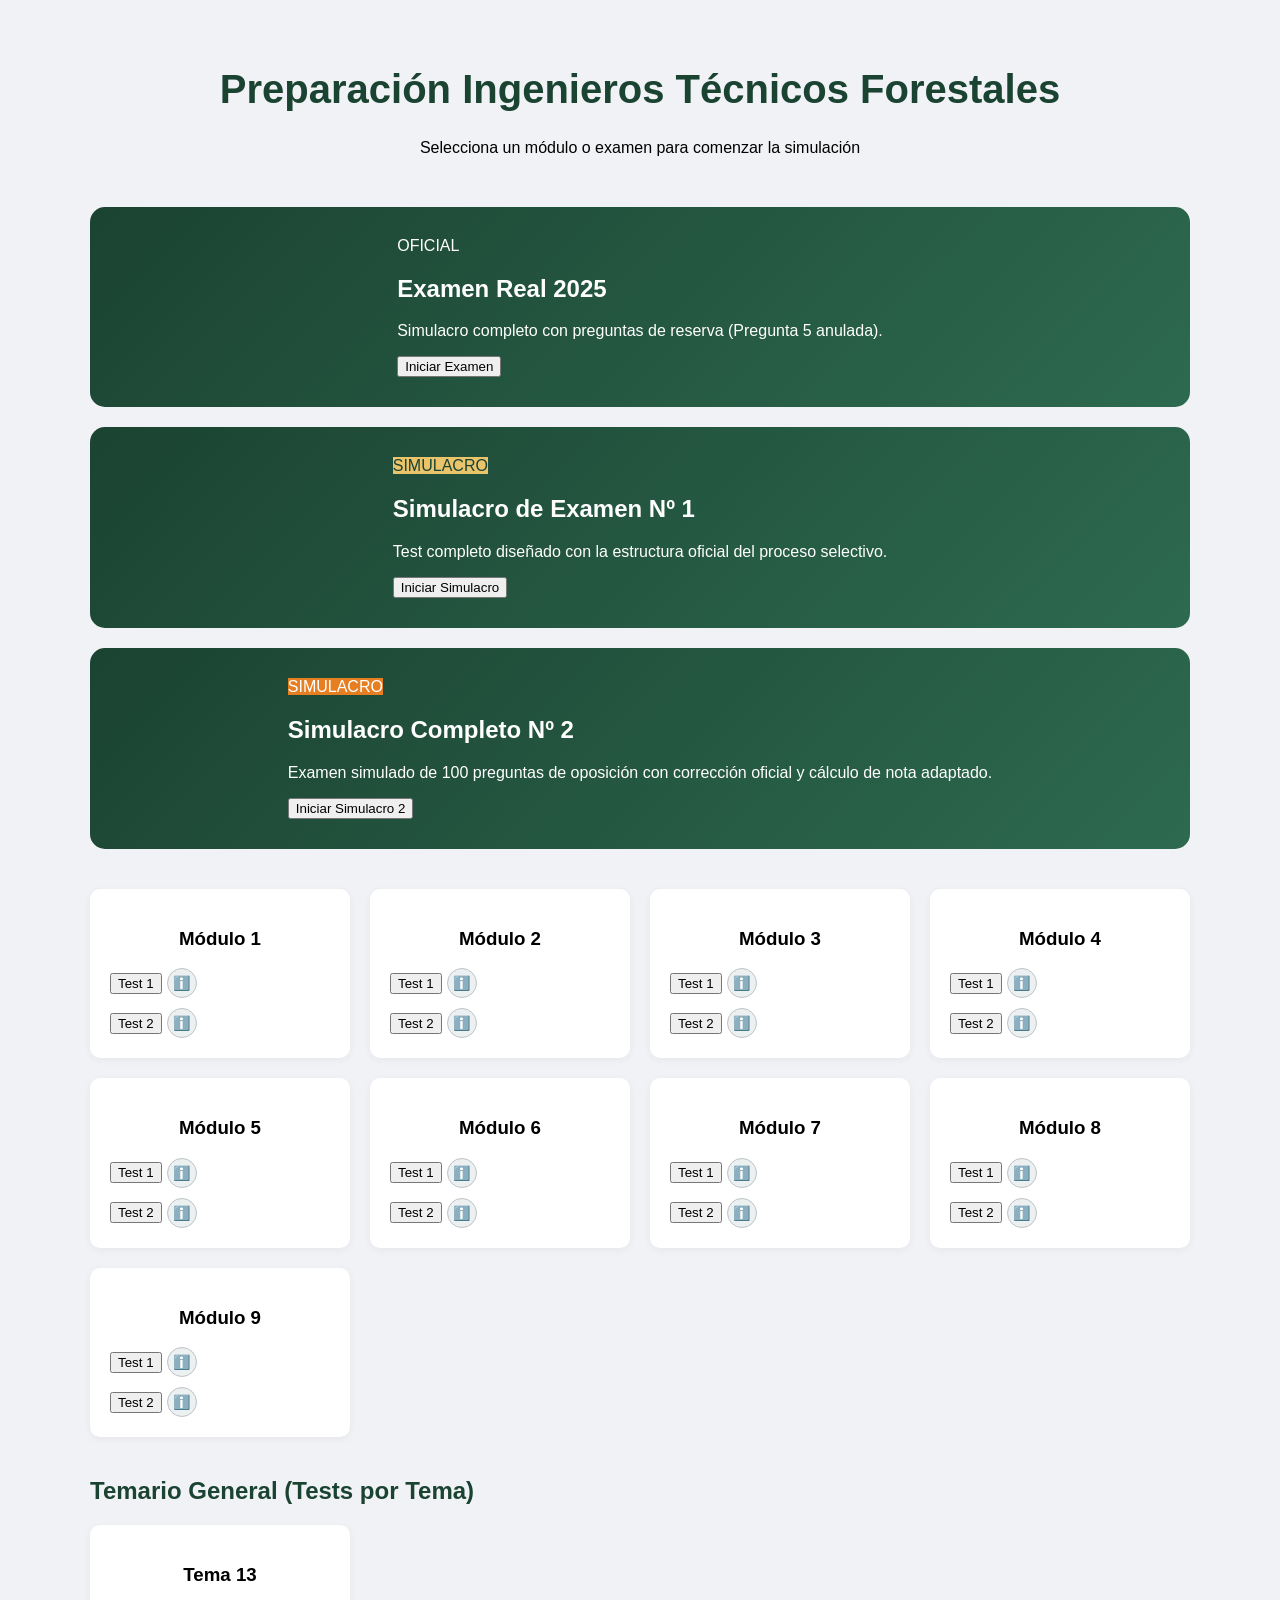
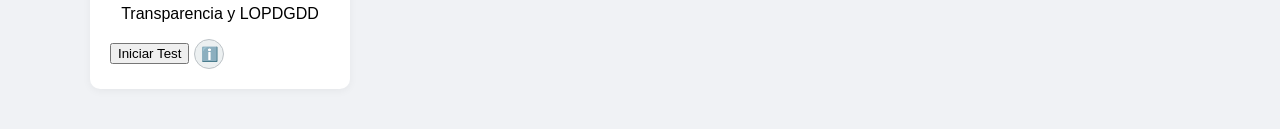
<file: index.html>
<!DOCTYPE html>
<html lang="es">

<head>
    <meta charset="UTF-8">
    <meta name="viewport" content="width=device-width, initial-scale=1.0">
    <title>Academia Forestal - Panel de Tests</title>
    <link rel="stylesheet" href="css/dashboard-style.css">
</head>

<body>

    <div class="dashboard-container">
        <header class="main-header">
            <h1>Preparación Ingenieros Técnicos Forestales</h1>
            <p>Selecciona un módulo o examen para comenzar la simulación</p>
        </header>

        <section class="exam-highlight">
            <div class="card premium" onclick="irAlTest('EXAMEN_2025')">
                <div class="card-content">
                    <span class="badge">OFICIAL</span>
                    <h2>Examen Real 2025</h2>
                    <p>Simulacro completo con preguntas de reserva (Pregunta 5 anulada).</p>
                    <button class="btn-start">Iniciar Examen</button>
                </div>
            </div>

            <div class="card premium" onclick="irAlTest('Simulacro_1')"
                style="margin-top: 20px; background: linear-gradient(135deg, #1b4332, #2d6a4f);">
                <div class="card-content">
                    <span class="badge" style="background: #e9c46a; color: #1b4332;">SIMULACRO</span>
                    <h2>Simulacro de Examen Nº 1</h2>
                    <p>Test completo diseñado con la estructura oficial del proceso selectivo.</p>
                    <button class="btn-start">Iniciar Simulacro</button>
                </div>
            </div>

            <div class="card premium" onclick="irAlTest('Simulacro_2')"
                style="margin-top: 20px; background: linear-gradient(135deg, #1b4332, #2d6a4f);">
                <div class="card-content">
                    <span class="badge" style="background: #e67e22;">SIMULACRO</span>
                    <h2>Simulacro Completo Nº 2</h2>
                    <p>Examen simulado de 100 preguntas de oposición con corrección oficial y cálculo de nota adaptado.</p>
                    <button class="btn-start">Iniciar Simulacro 2</button>
                </div>
            </div>
        </section>

        <div class="modules-grid" id="modules-menu"></div>

        <div id="download-container" style="text-align: center; margin: 20px 0; display: none;">
            <a id="download-link" href="#" class="btn-start"
                style="background-color: #2c5d3f; text-decoration: none; display: inline-block; padding: 10px 20px; border-radius: 8px; color: white;"
                download>
                <span id="download-text">📥 Descargar PDF</span>
            </a>
        </div>

        <h2 style="margin-top: 40px; color: var(--forest-dark);">Temario General (Tests por Tema)</h2>
        <div class="modules-grid">
            <div class="module-card">
                <h3>Tema 13</h3>
                <p>Transparencia y LOPDGDD</p>
                <div class="test-row">
                    <div class="test-group">
                        <button onclick="irAlTest('test_G_13')">Iniciar Test</button>
                        <button class="btn-info" onclick="verTemas('test_G_13')">ℹ️</button>
                    </div>
                </div>
            </div>
        </div>
    </div>

    <script>
        const totalModulos = 9;
        const grid = document.getElementById('modules-menu');

        // Generar los módulos
        for (let i = 1; i <= totalModulos; i++) {
            const moduleCard = document.createElement('div');
            moduleCard.className = 'module-card';
            moduleCard.innerHTML = `
        <h3>Módulo ${i}</h3>
        <div class="test-row">
            <div class="test-group">
                <button onclick="irAlTest('m${i}_t1')">Test 1</button>
                <button class="btn-info" onclick="verTemas('m${i}_t1')">ℹ️</button>
            </div>
            <div class="test-group">
                <button onclick="irAlTest('m${i}_t2')">Test 2</button>
                <button class="btn-info" onclick="verTemas('m${i}_t2')">ℹ️</button>
            </div>
        </div>
    `;
            grid.appendChild(moduleCard);
        }

        function irAlTest(id) {
            window.location.href = `simulador.html#${id}`;
        }

        // NUEVA FUNCIÓN: Carga el JS temporalmente para leer el temario
        function verTemas(testId) {
            window.informacionTest = null;
            const tempScript = document.createElement('script');
            tempScript.src = `js/${testId}.js?v=${new Date().getTime()}`;

            tempScript.onload = () => {
                const container = document.getElementById('download-container');
                const link = document.getElementById('download-link');
                const text = document.getElementById('download-text');

                if (window.informacionTest) {
                    // 1. Personalizamos el botón con el nombre del módulo/test
                    const nombreTest = window.informacionTest.titulo || testId;
                    text.innerHTML = `📥 Descargar PDF: ${nombreTest}`;
                    link.href = `pdf/${testId}.pdf`;
                    container.style.display = 'block';

                    // 2. Preparamos el mensaje del alert
                    const info = window.informacionTest.temario;
                    let mensaje = `📋 ${nombreTest.toUpperCase()}\n\n`;

                    if (info && info.general && info.general.length > 0) {
                        mensaje += `🔹 GENERAL:\n` + info.general.map(t => `  • ${t}`).join('\n') + `\n\n`;
                    }
                    if (info && info.especifico && info.especifico.length > 0) {
                        mensaje += `🔸 ESPECÍFICO:\n` + info.especifico.map(t => `  • ${t}`).join('\n');
                    }

                    alert(mensaje);
                } else {
                    // Si el JS no tiene el objeto informacionTest, usamos el ID del test como nombre
                    text.innerHTML = `📥 Descargar PDF: ${testId}`;
                    link.href = `pdf/${testId}.pdf`;
                    container.style.display = 'block';
                    alert("Información de temario detallada no disponible, pero puedes descargar el PDF.");
                }
                tempScript.remove();
            };

            tempScript.onerror = () => {
                document.getElementById('download-container').style.display = 'none';
                alert("No se encontró información para este test.");
                tempScript.remove();
            };
            document.head.appendChild(tempScript);
        }
    </script>
</body>

</html>
</file>
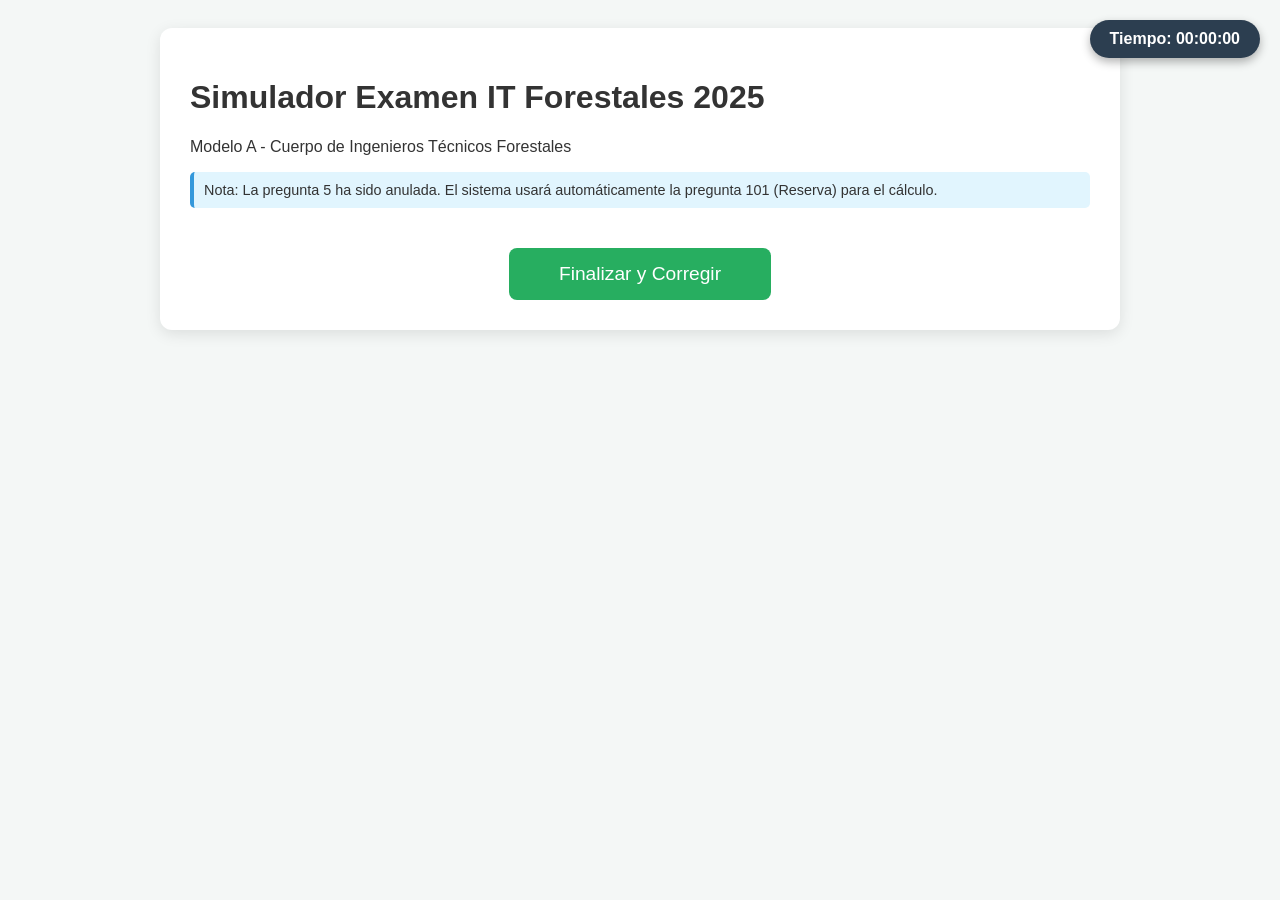
<file: EXAMEN_2025.html>
<!DOCTYPE html>
<html lang="es">

<head>
    <meta charset="UTF-8">
    <meta name="viewport" content="width=device-width, initial-scale=1.0">
    <title>Simulador IT Forestales 2025</title>
    <link rel="stylesheet" href="css/style.css">
</head>

<body>

    <div id="timer-sticky">Tiempo: <span id="timer">00:00:00</span></div>

    <div class="container">
        <header>
            <h1>Simulador Examen IT Forestales 2025</h1>
            <p>Modelo A - Cuerpo de Ingenieros Técnicos Forestales</p>
            <div class="info-alert">
                Nota: La pregunta 5 ha sido anulada. El sistema usará automáticamente la pregunta 101 (Reserva) para el
                cálculo.
            </div>
        </header>

        <div id="quiz-container">
        </div>

        <div id="resultado-panel" class="hidden">
            <h3>Resultado del examen</h3>
            <div class="score-box">
                <span class="label">Nota Final:</span>
                <span id="nota-display" class="value">0.00</span>
                <span class="total">/ 100</span>
            </div>
            <p id="desglose-display"></p>
            <button onclick="window.location.reload()" class="btn-reload">Reiniciar Test</button>
        </div>

        <div class="footer-actions">
            <button id="btn-submit" onclick="corregirExamen()">Finalizar y Corregir</button>
        </div>
    </div>

    <script src="js/EXAMEN_2025.js"></script>
    <script src="js/script.js"></script>
</body>

</html>
</file>
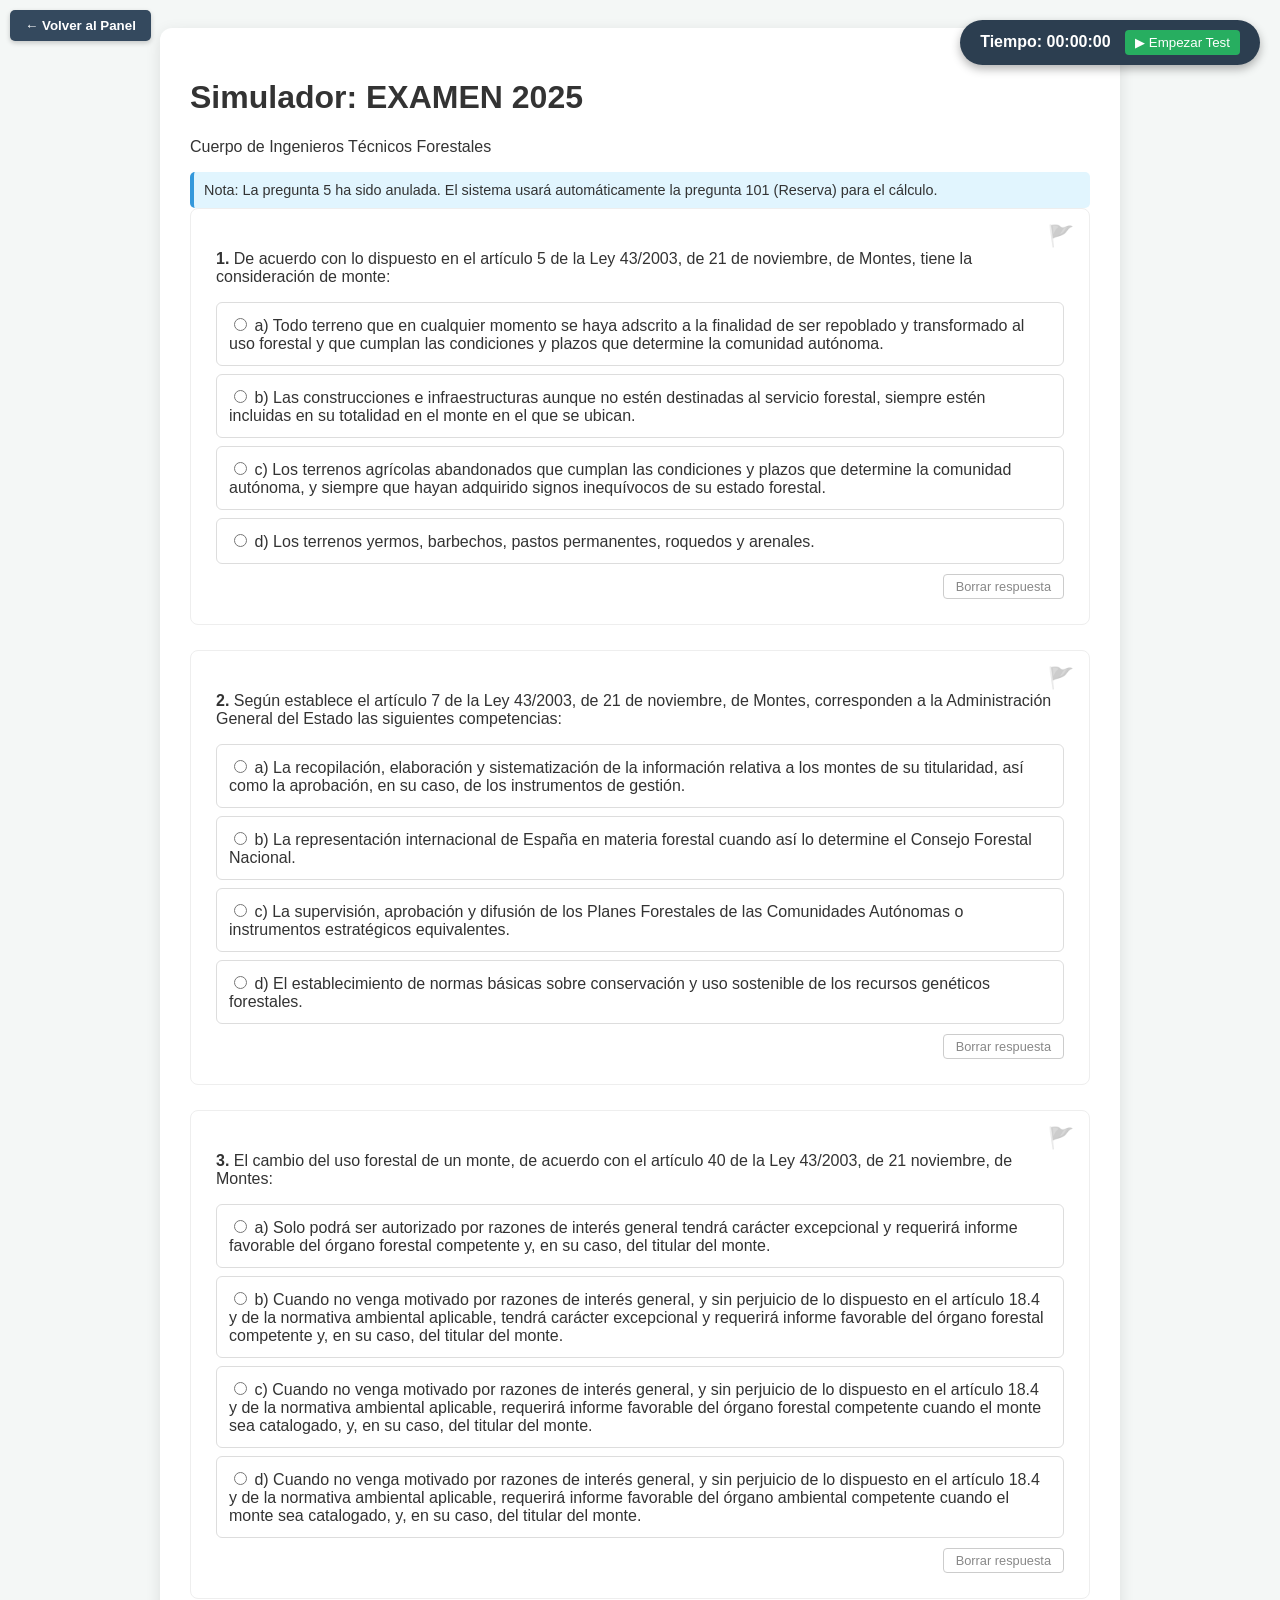
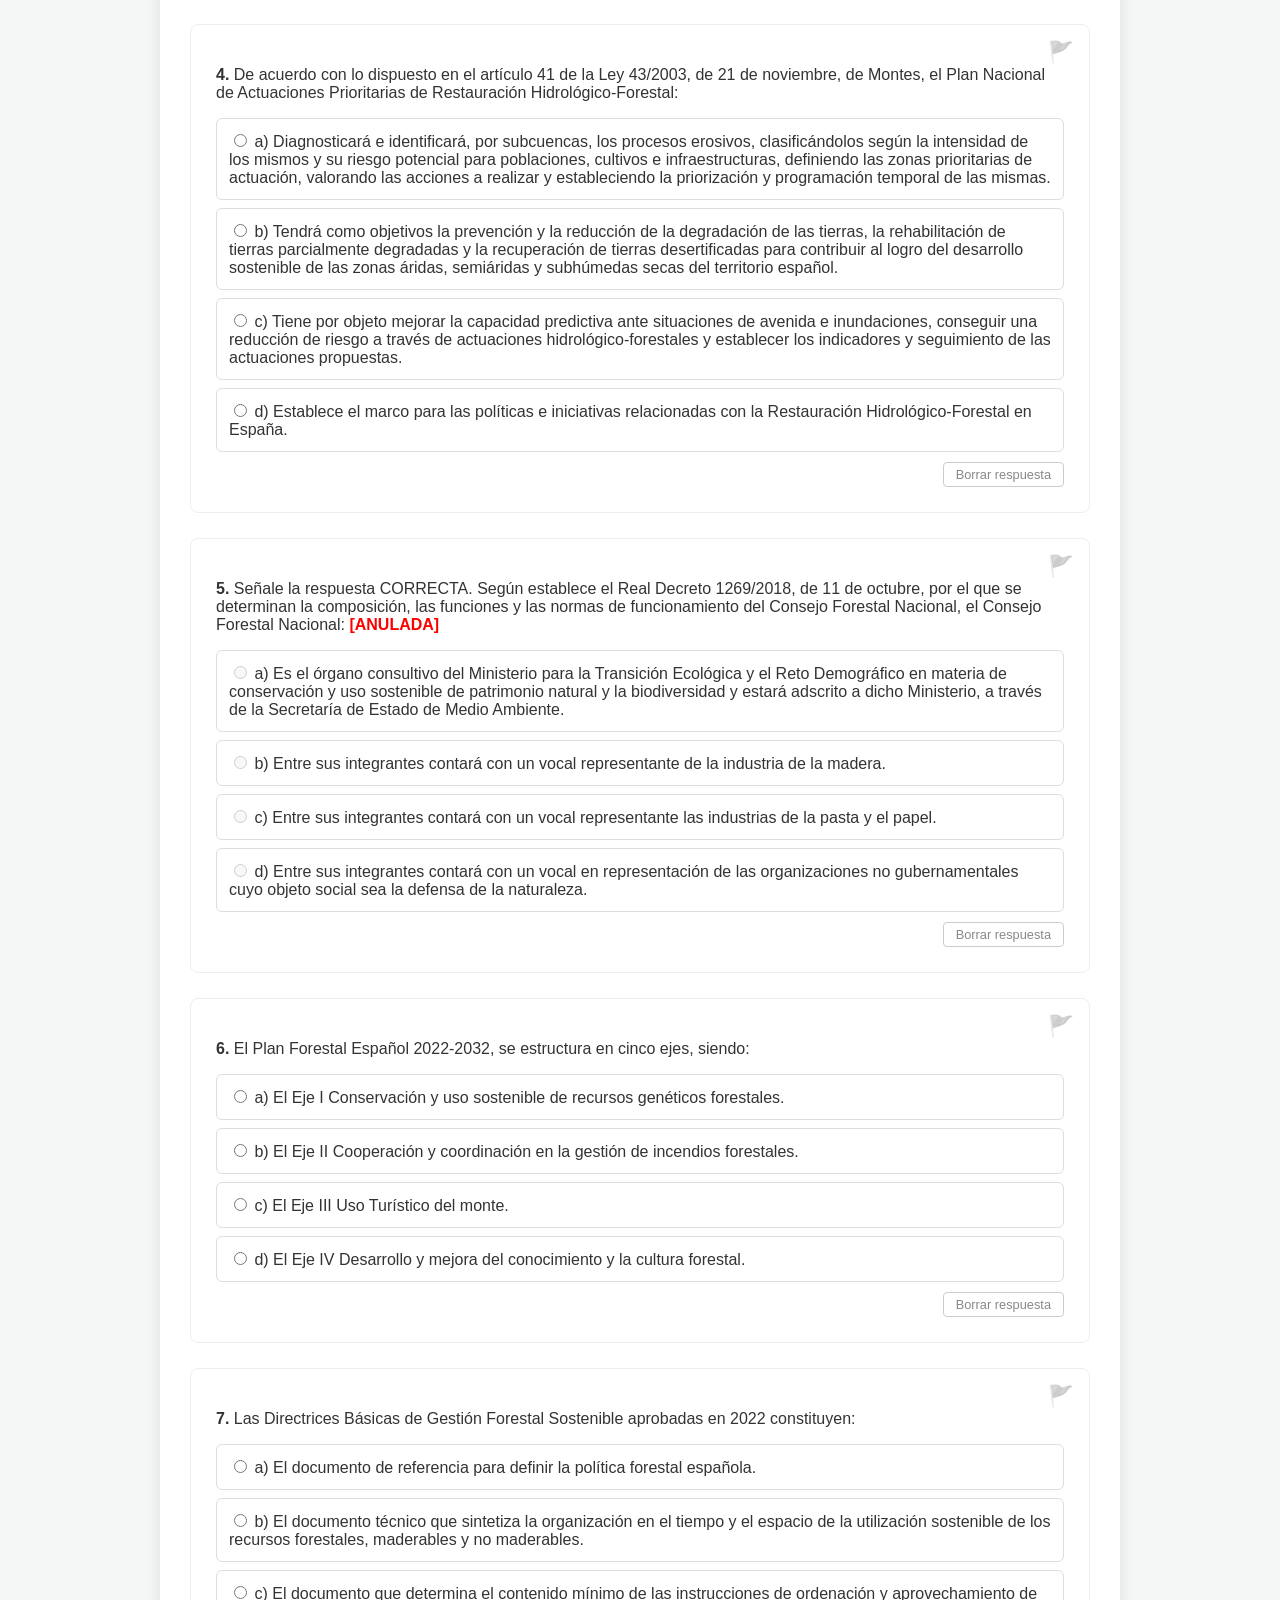
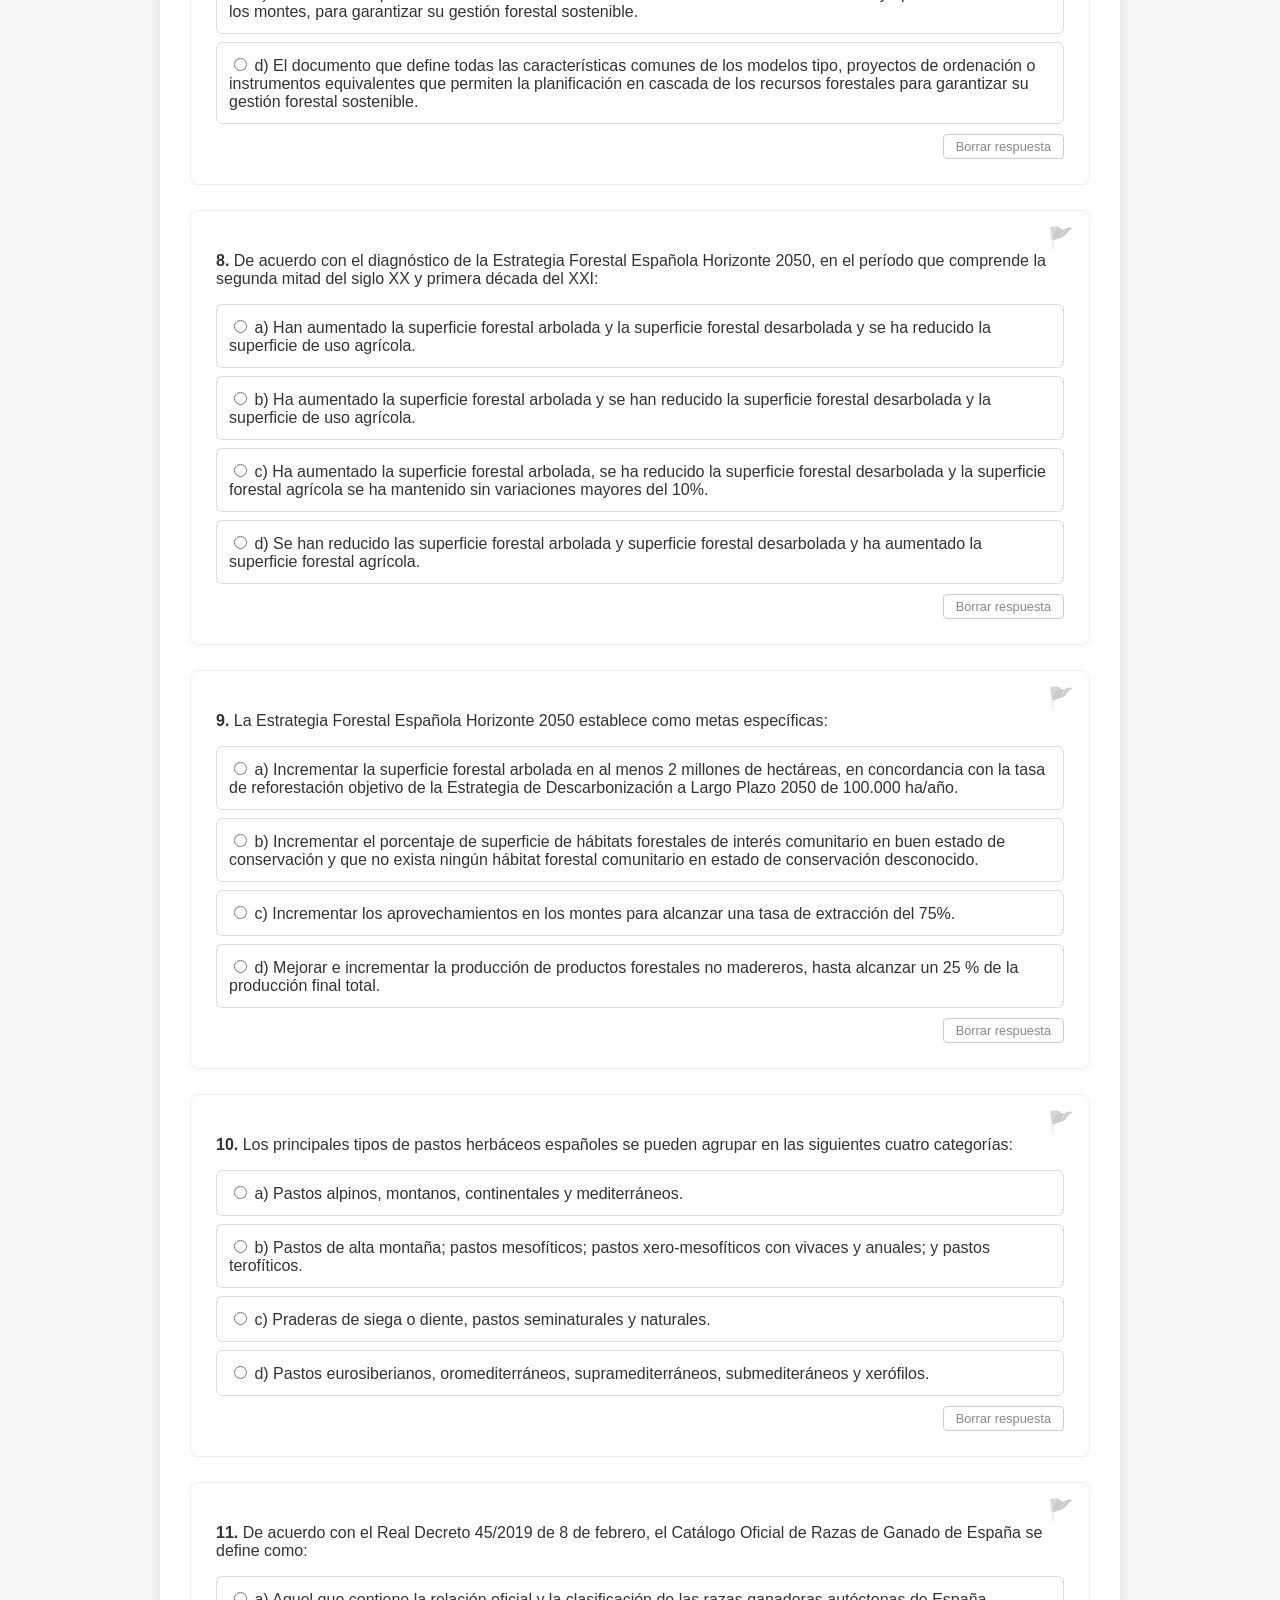
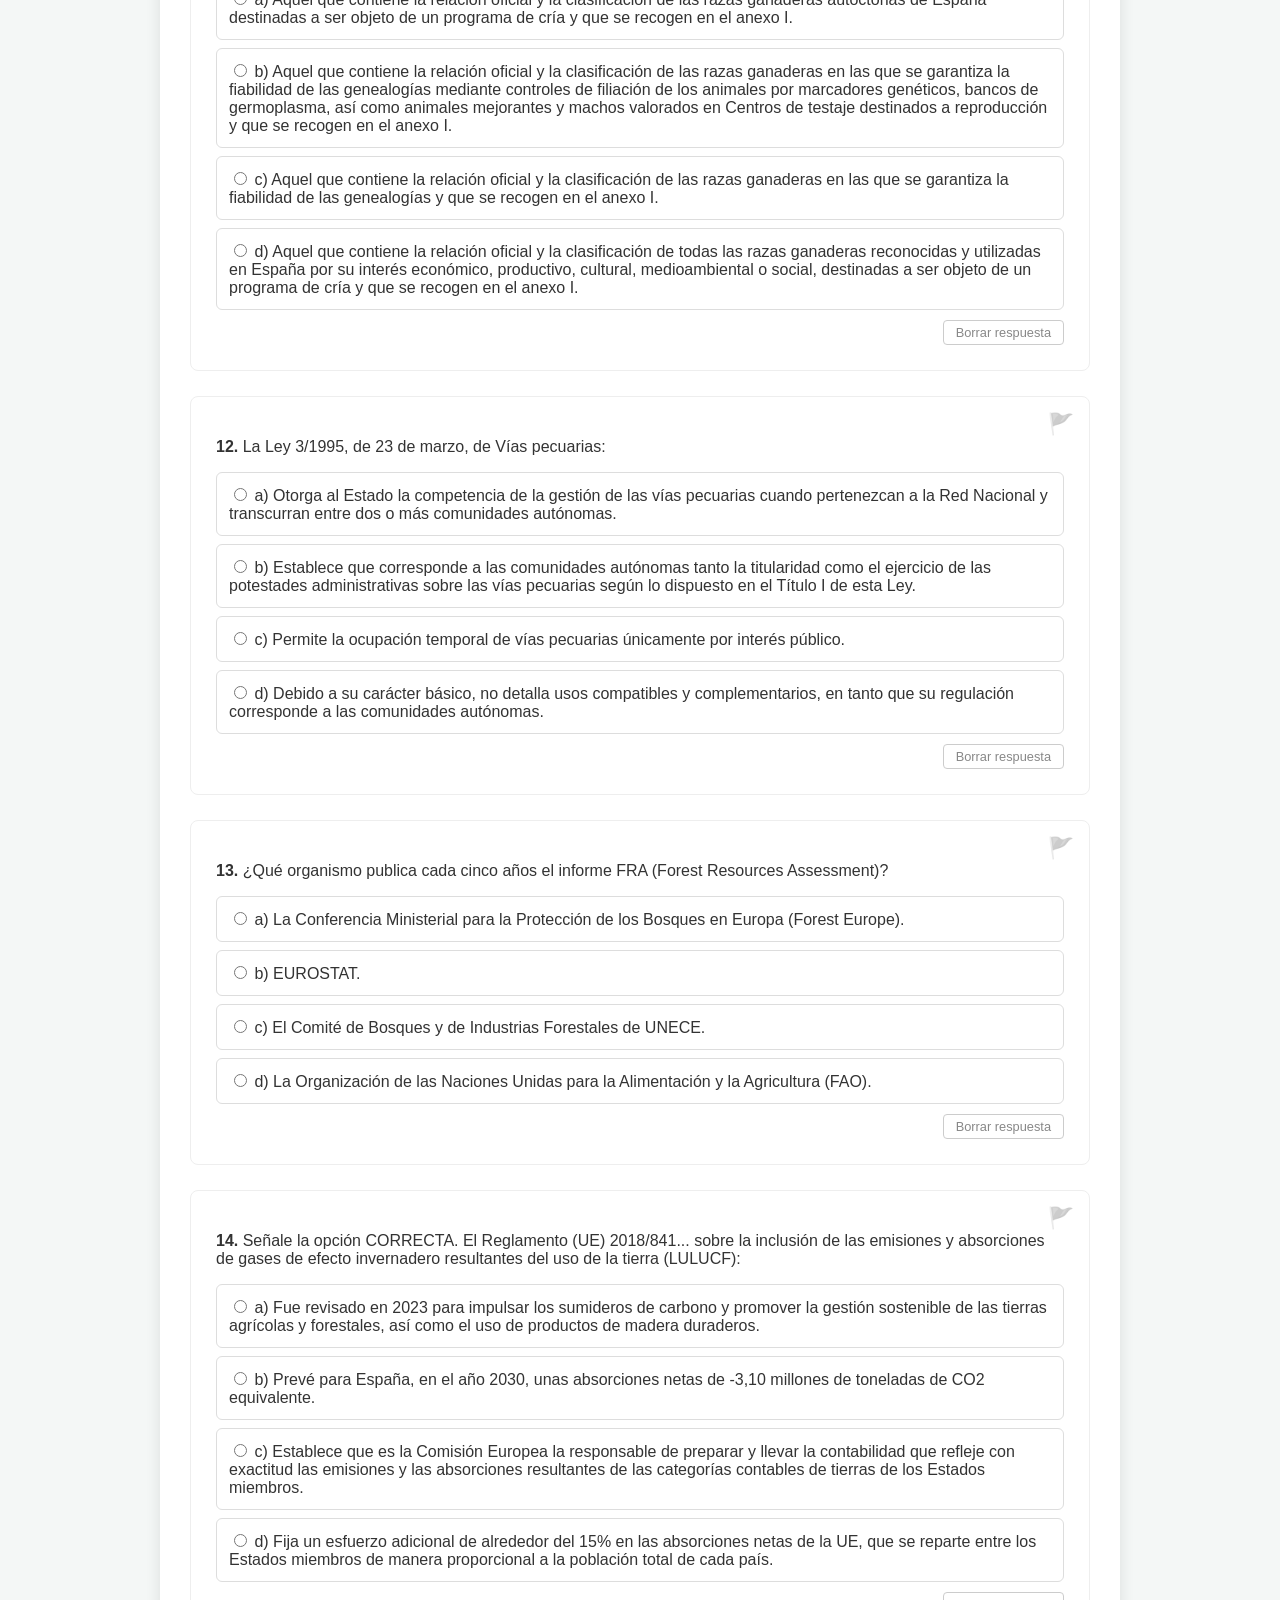
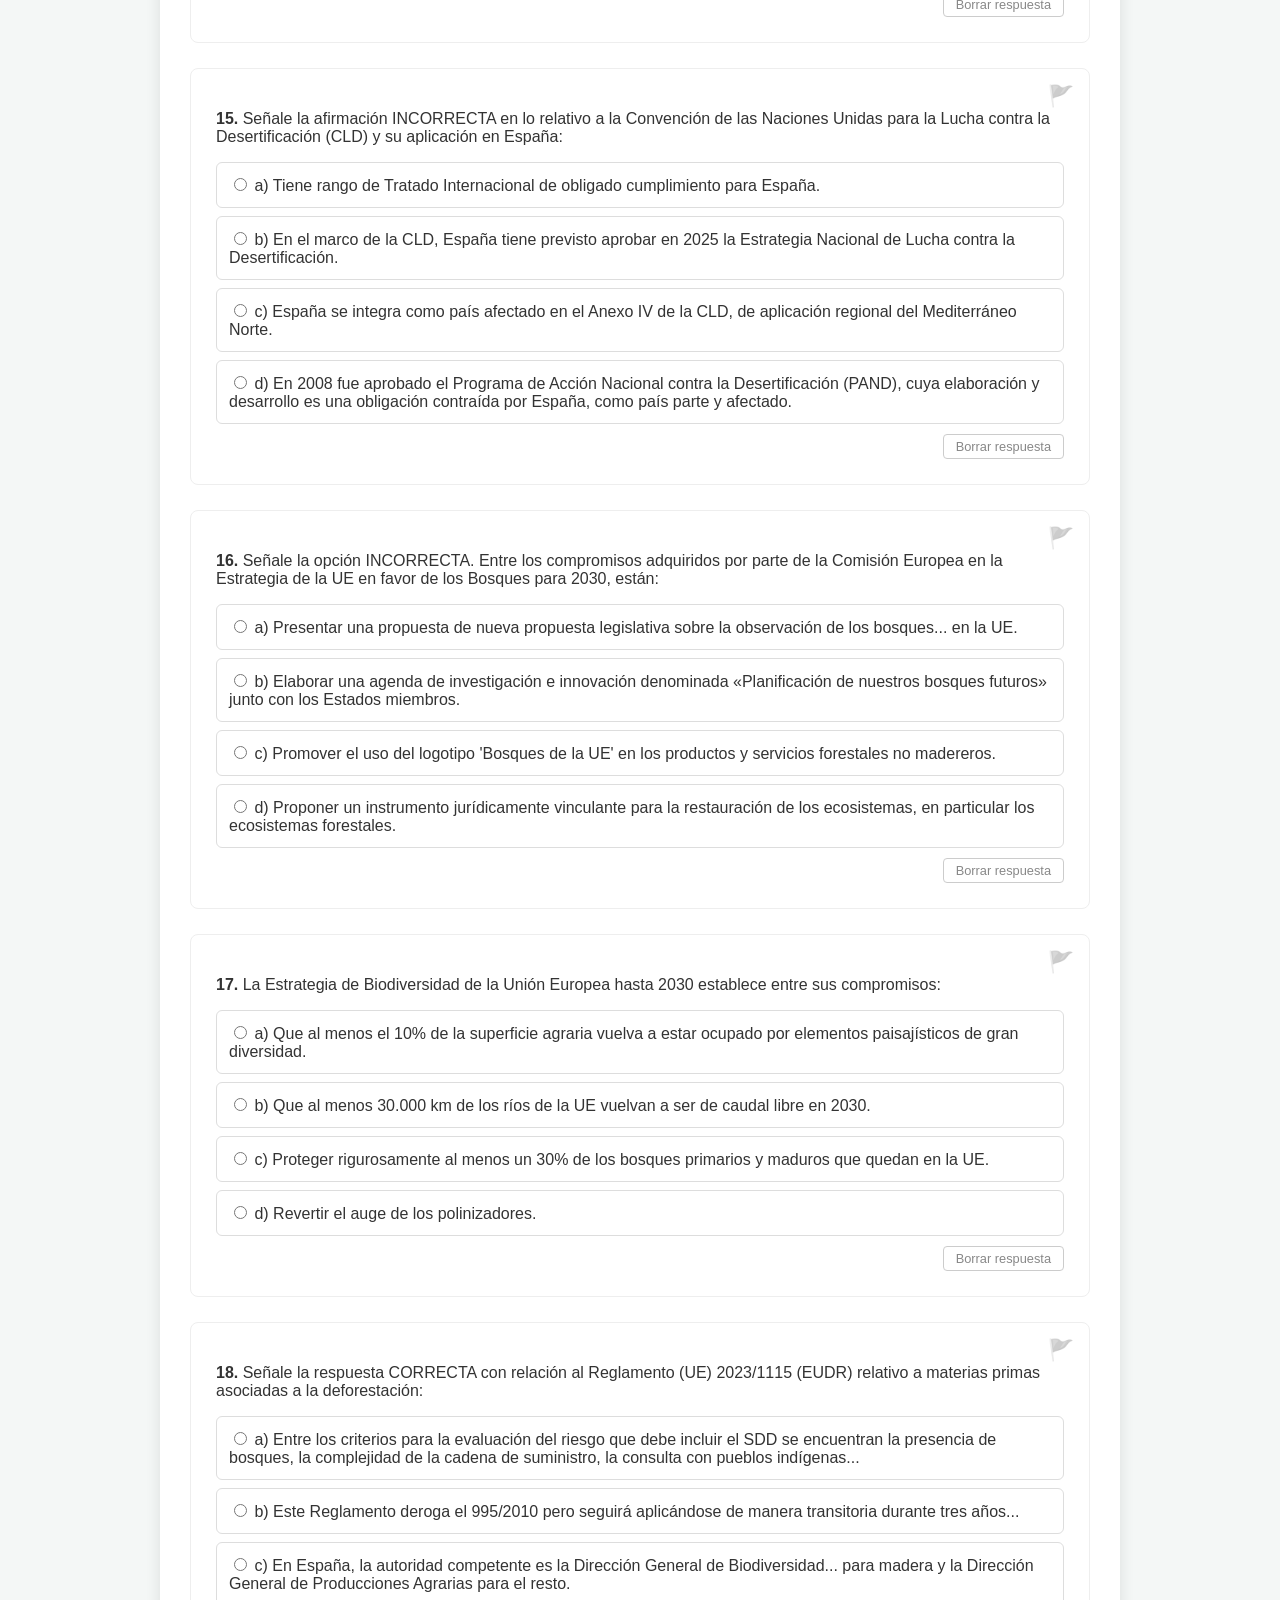
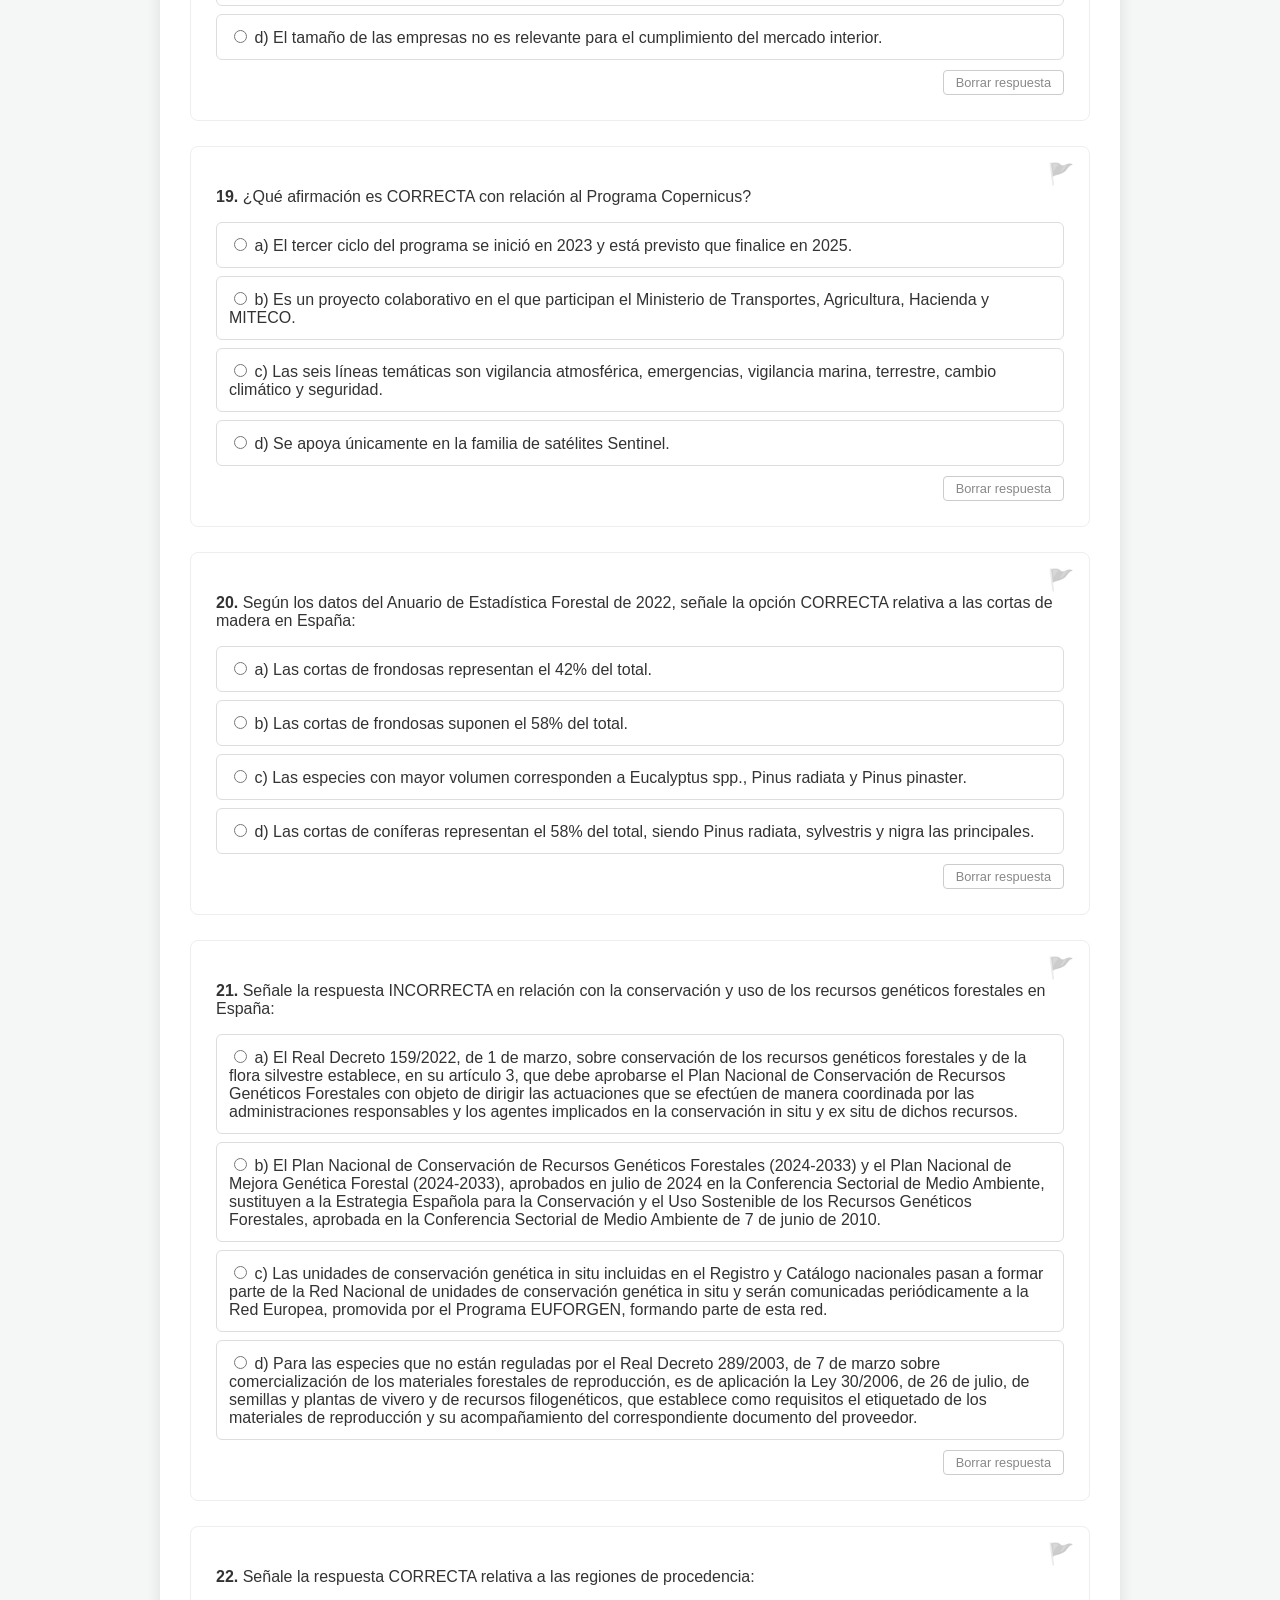
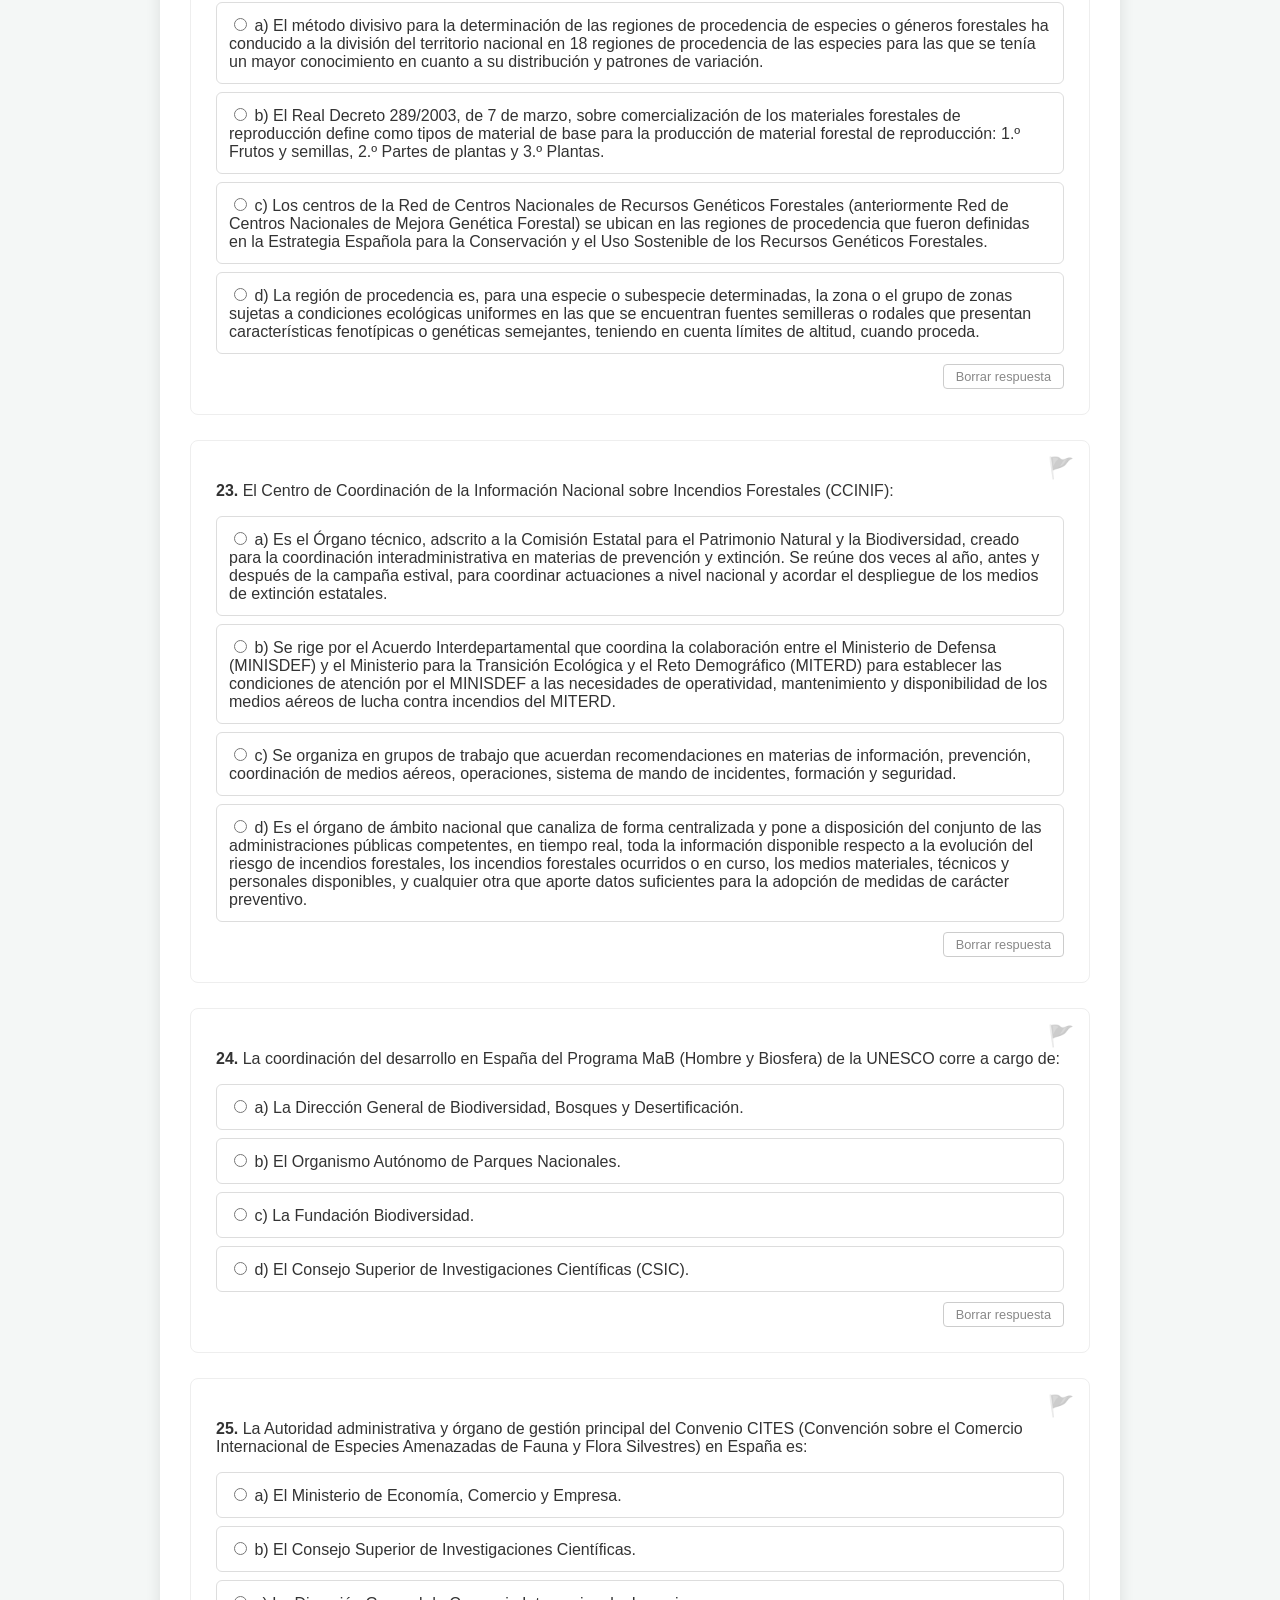
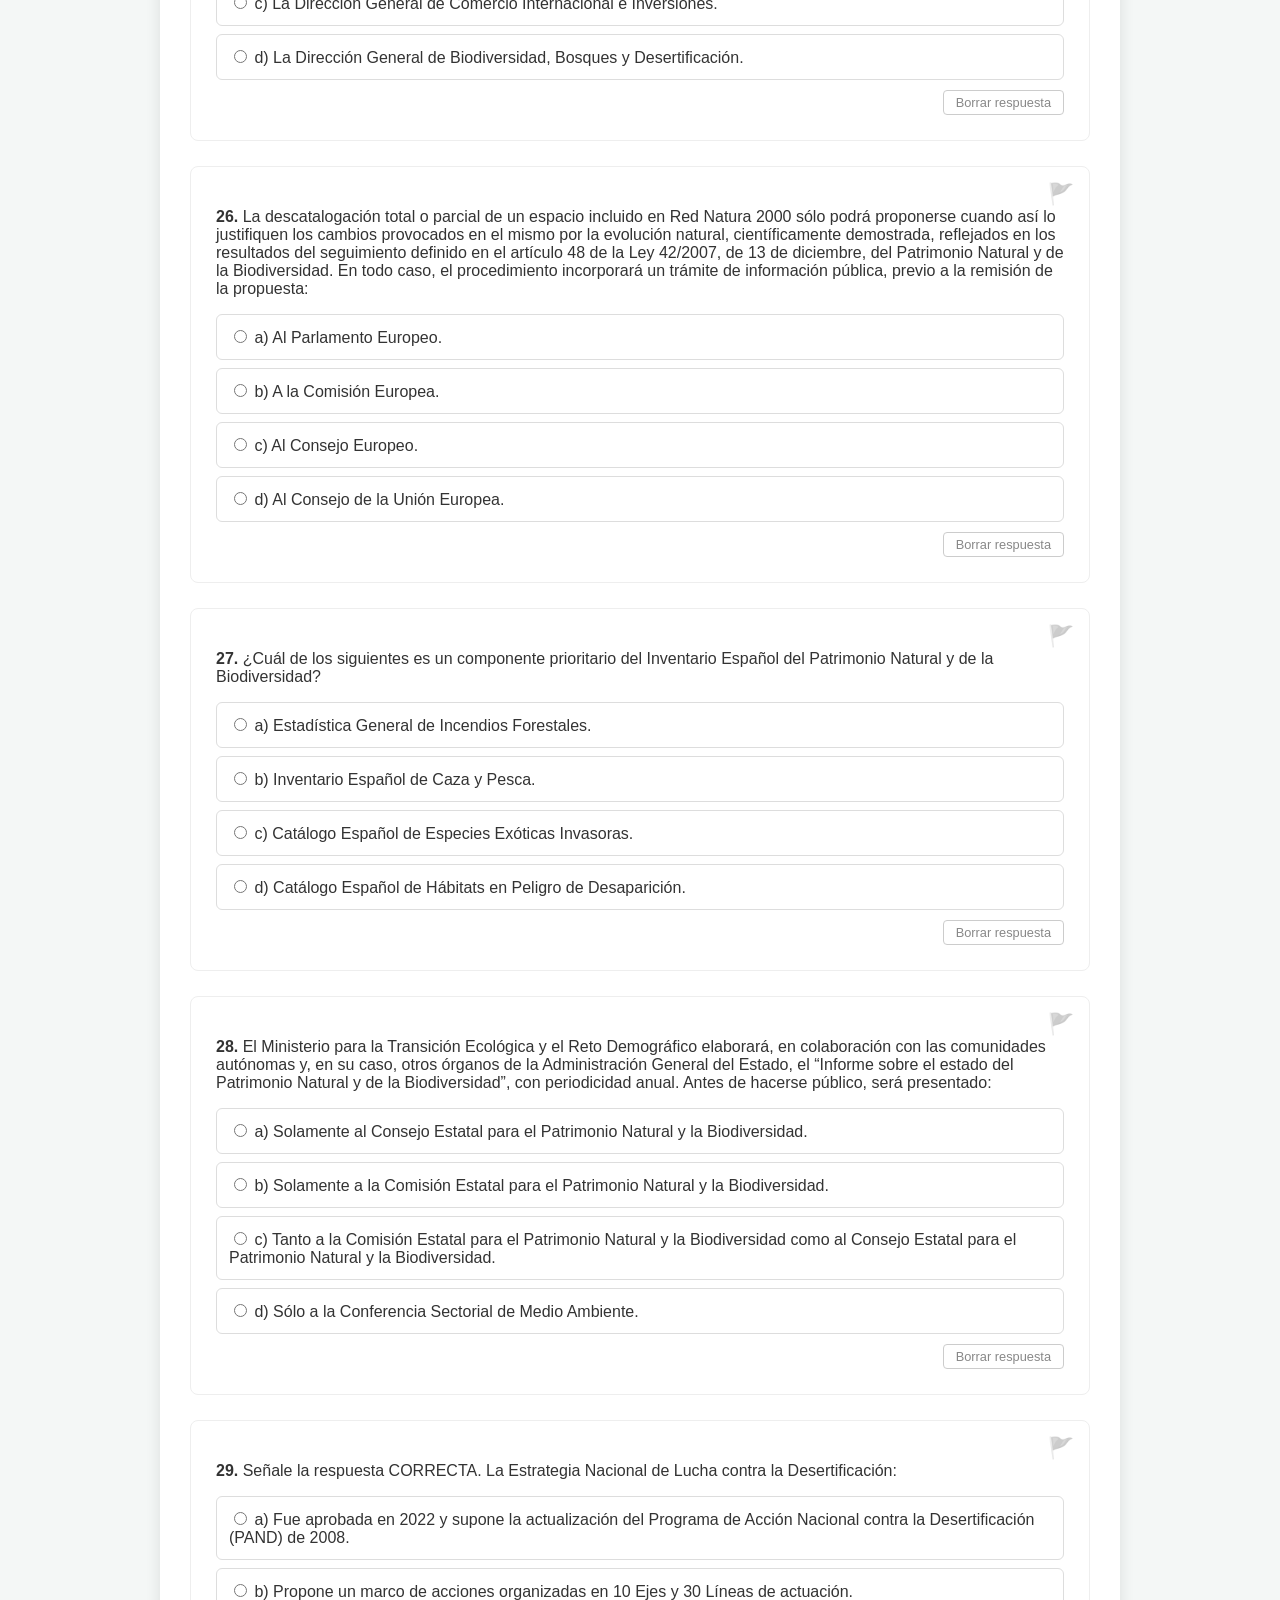
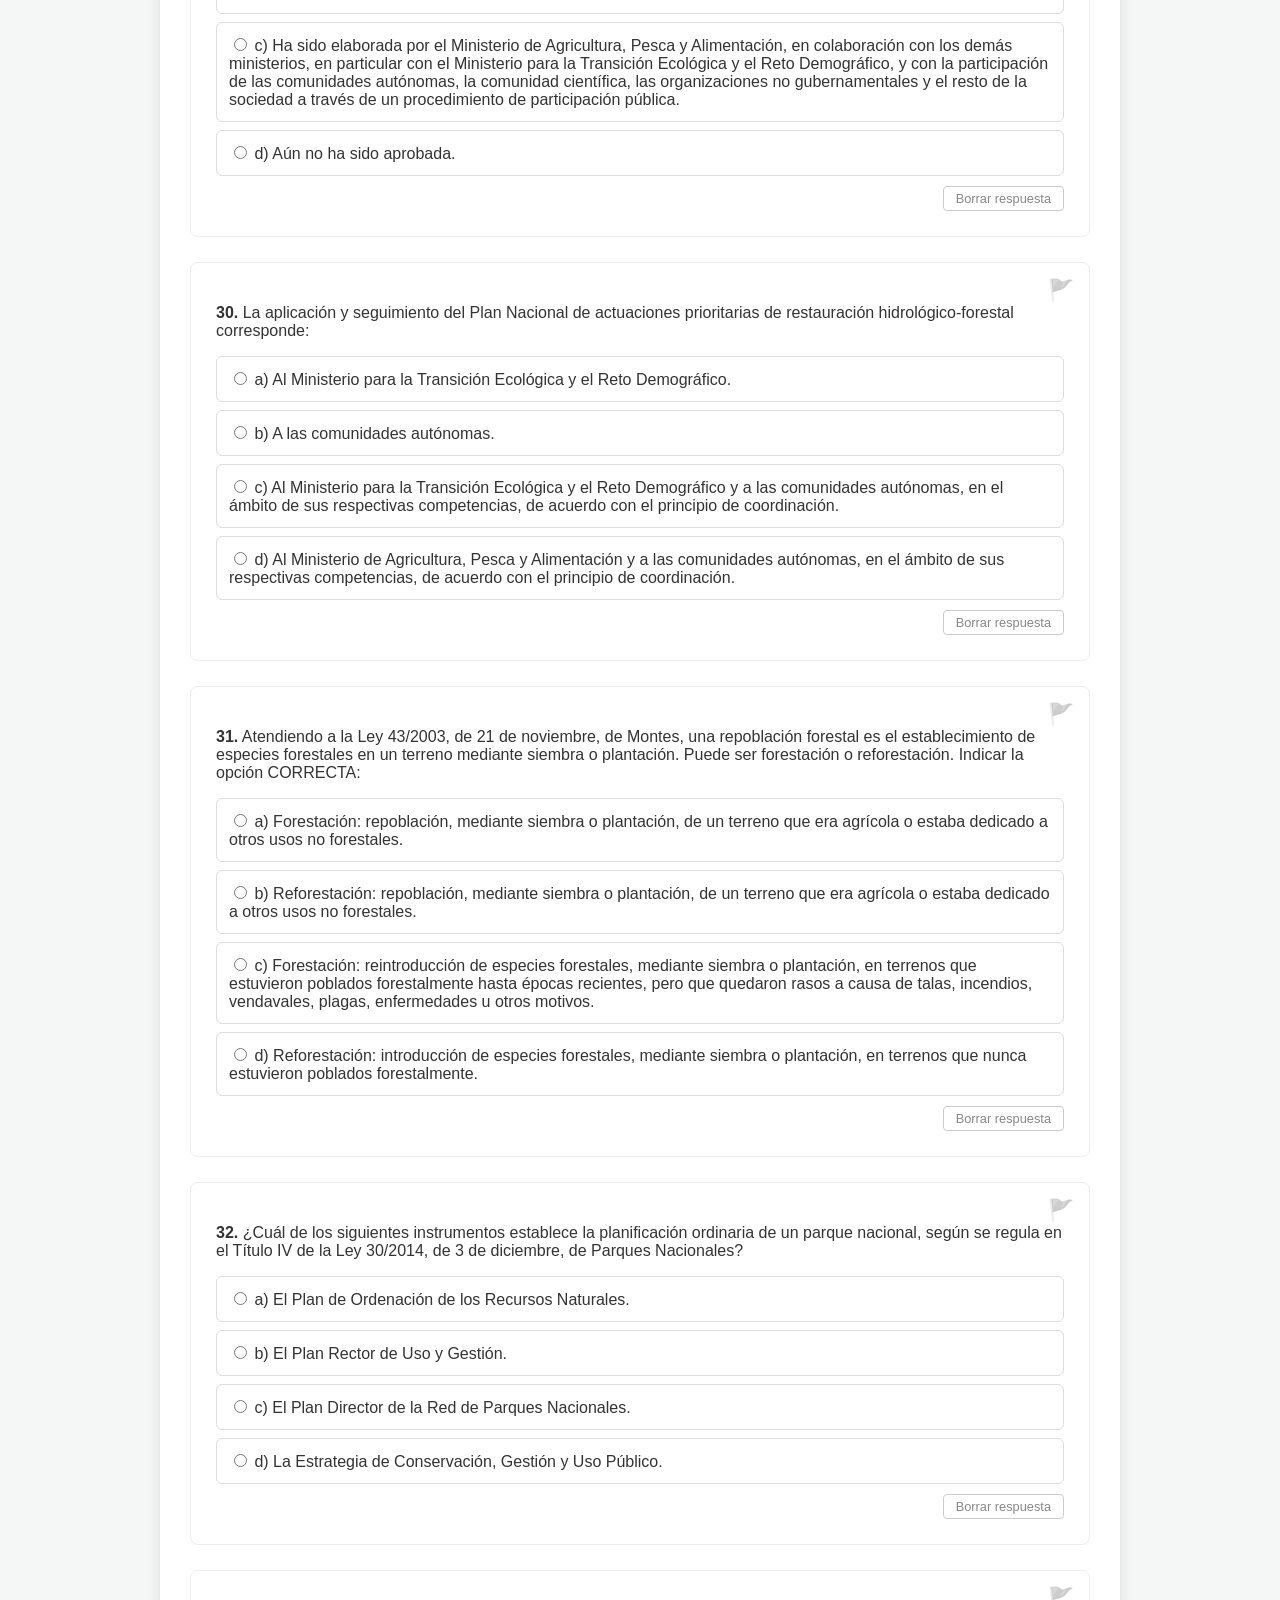
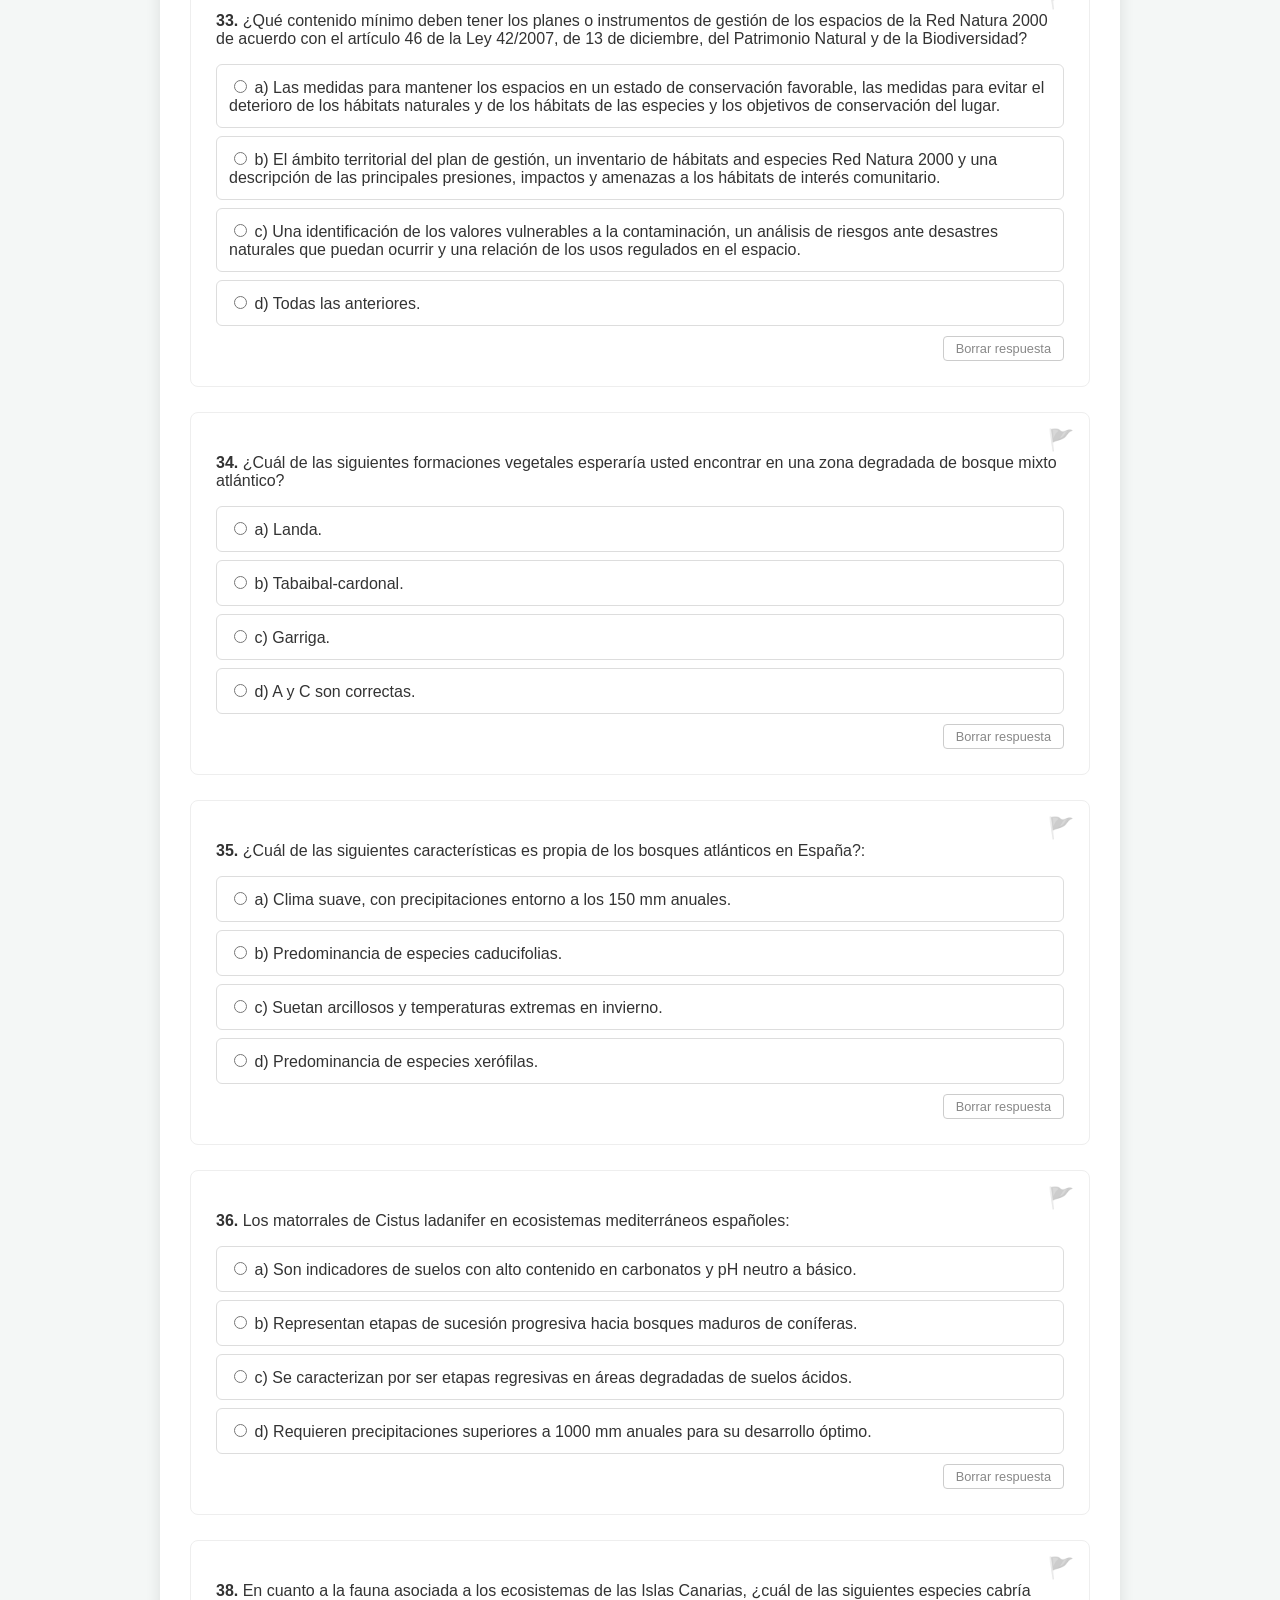
<file: simulador.html>
<!DOCTYPE html>
<html lang="es">

<head>
    <meta charset="UTF-8">
    <meta name="viewport" content="width=device-width, initial-scale=1.0">
    <title>Simulador IT Forestales 2025</title>
    <link rel="stylesheet" href="css/style.css">
</head>

<body>

    <div class="nav-top">
        <button onclick="window.location.href='index.html'" class="btn-back">
            ← Volver al Panel
        </button>
    </div>

    <div id="timer-sticky">
        Tiempo: <span id="timer">00:00:00</span>
        <button id="btn-start-manual" onclick="iniciarCronometro()"
            style="background:#27ae60; color:white; border:none; padding:5px 10px; margin-left:10px; border-radius:4px; cursor:pointer;">
            ▶ Empezar Test
        </button>
    </div>

    <div class="container">
        <header>
            <h1>Simulador Examen IT Forestales 2025</h1>
            <p>Cuerpo de Ingenieros Técnicos Forestales</p>
            <div class="info-alert">
                Nota: La pregunta 5 ha sido anulada. El sistema usará automáticamente la pregunta 101 (Reserva) para el
                cálculo.
            </div>
        </header>

        <div id="quiz-container">
        </div>

        <div id="resultado-panel" class="hidden">
            <h3>Resultado del examen</h3>
            <div class="score-box">
                <span class="label">Nota Final:</span>
                <span id="nota-display" class="value">0.00</span>
                <span class="total">/ 100</span>
            </div>
            <p id="desglose-display"></p>
            <button onclick="window.location.reload()" class="btn-reload">Reiniciar Test</button>
        </div>

        <div class="footer-actions">
            <button id="btn-submit" onclick="corregirExamen()">Finalizar y Corregir</button>
        </div>
    </div>

    <script src="js/EXAMEN_2025.js"></script>
    <script src="js/script.js"></script>
</body>

</html>
</file>
<file: css/dashboard-style.css>
:root {
    --forest-dark: #1b4332;
    --forest-light: #2d6a4f;
    --gold: #d4a373;
    --white: #ffffff;
}

body {
    font-family: 'Segoe UI', sans-serif;
    background-color: #f0f2f5;
    margin: 0;
    padding: 40px 20px;
}

.dashboard-container { max-width: 1100px; margin: 0 auto; }

.main-header { text-align: center; margin-bottom: 50px; }
.main-header h1 { color: var(--forest-dark); font-size: 2.5rem; }

/* Tarjeta Examen Real */
.exam-highlight { margin-bottom: 40px; }
.card.premium {
    background: linear-gradient(135deg, var(--forest-dark), var(--forest-light));
    color: white;
    padding: 30px;
    border-radius: 15px;
    cursor: pointer;
    transition: transform 0.3s;
    display: flex;
    justify-content: center;
}
.card.premium:hover { transform: translateY(-5px); box-shadow: 0 10px 20px rgba(0,0,0,0.2); }

/* Grid de Módulos */
.modules-grid {
    display: grid;
    grid-template-columns: repeat(auto-fill, minmax(250px, 1fr));
    gap: 20px;
}

.module-card {
    background: white;
    padding: 20px;
    border-radius: 10px;
    box-shadow: 0 2px 8px rgba(0,0,0,0.05);
    text-align: center;
}

.test-buttons { display: flex; gap: 10px; margin-top: 15px; }
.test-buttons button {
    flex: 1;
    padding: 10px;
    border: 1px solid var(--forest-light);
    background: transparent;
    color: var(--forest-light);
    border-radius: 5px;
    cursor: pointer;
    font-weight: bold;
}
.test-buttons button:hover {
    background: var(--forest-light);
    color: white;
}

.test-row {
    display: flex;
    flex-direction: column;
    gap: 10px;
}

.test-group {
    display: flex;
    gap: 5px;
    align-items: center;
}

.btn-info {
    background: #ecf0f1;
    border: 1px solid #bdc3c7;
    border-radius: 50%;
    width: 30px;
    height: 30px;
    cursor: pointer;
    font-size: 14px;
    display: flex;
    align-items: center;
    justify-content: center;
}

.btn-info:hover {
    background: #dfe6e9;
}
</file>
<file: css/style.css>
:root {
    --primary: #2c3e50;
    --accent: #3498db;
    --success: #27ae60;
    --error: #e74c3c;
    --warning: #f1c40f;
    --bg: #f4f7f6;
    --text: #333;
}

body {
    font-family: 'Segoe UI', Tahoma, Geneva, Verdana, sans-serif;
    background-color: var(--bg);
    color: var(--text);
    padding: 20px;
}

.container {
    max-width: 900px;
    margin: 0 auto;
    background: #fff;
    padding: 30px;
    border-radius: 12px;
    box-shadow: 0 4px 15px rgba(0,0,0,0.1);
}

/* Cronómetro flotante */
#timer-sticky {
    position: fixed;
    top: 20px;
    right: 20px;
    background: var(--primary);
    color: white;
    padding: 10px 20px;
    border-radius: 30px;
    font-weight: bold;
    z-index: 1000;
    box-shadow: 0 4px 10px rgba(0,0,0,0.3);
}

.info-alert {
    background: #e1f5fe;
    padding: 10px;
    border-radius: 5px;
    font-size: 0.9rem;
    margin-top: 10px;
    border-left: 4px solid var(--accent);
}

.pregunta-card {
    margin-bottom: 25px;
    padding: 25px;
    border: 1px solid #eee;
    border-radius: 8px;
    position: relative;
    transition: all 0.3s ease;
}

/* Estado marcado para repaso */
.pregunta-card.marked {
    border-left: 6px solid var(--warning);
    background-color: #fffdf2;
}

.flag-btn {
    position: absolute;
    top: 15px;
    right: 15px;
    cursor: pointer;
    font-size: 1.3rem;
    filter: grayscale(1);
    opacity: 0.3;
}

.flag-btn.active {
    filter: grayscale(0);
    opacity: 1;
}

.opcion-label {
    display: block;
    padding: 12px;
    margin: 8px 0;
    border: 1px solid #ddd;
    border-radius: 6px;
    cursor: pointer;
}

.opcion-label:hover { background: #f9f9f9; }

/* Botones de acción por pregunta */
.actions-row {
    margin-top: 15px;
    display: flex;
    justify-content: flex-end;
}

.btn-clear {
    background: none;
    border: 1px solid #ccc;
    color: #888;
    padding: 4px 12px;
    border-radius: 4px;
    cursor: pointer;
    font-size: 0.8rem;
}

.btn-clear:hover {
    border-color: var(--error);
    color: var(--error);
}

/* Estilos de corrección */
.es-correcta { background-color: #d4edda !important; border-color: #28a745 !important; }
.es-incorrecta { background-color: #f8d7da !important; border-color: #dc3545 !important; }

.hidden { display: none; }

.footer-actions { text-align: center; margin-top: 40px; }

#btn-submit {
    background: var(--success);
    color: white;
    padding: 15px 50px;
    font-size: 1.2rem;
    border: none;
    border-radius: 8px;
    cursor: pointer;
}

.reserva-header {
    background: #34495e;
    color: white;
    padding: 15px;
    margin: 50px 0 20px;
    border-radius: 5px;
    text-align: center;
    text-transform: uppercase;
    letter-spacing: 2px;
}

.nav-top {
    position: fixed;
    top: 10px;
    left: 10px;
    z-index: 1001; /* Por encima del timer si es necesario */
}

.btn-back {
    background-color: #34495e;
    color: white;
    border: none;
    padding: 8px 15px;
    border-radius: 5px;
    cursor: pointer;
    font-family: inherit;
    font-weight: bold;
    transition: background 0.3s;
    box-shadow: 0 2px 5px rgba(0,0,0,0.2);
}

.btn-back:hover {
    background-color: #2c3e50;
}

/* Ajuste opcional: si el timer-sticky está en el centro, 
   asegúrate de que no se solapen en móviles */
@media (max-width: 600px) {
    #timer-sticky {
        top: 50px; /* Baja un poco el timer en pantallas pequeñas */
    }
}
</file>
